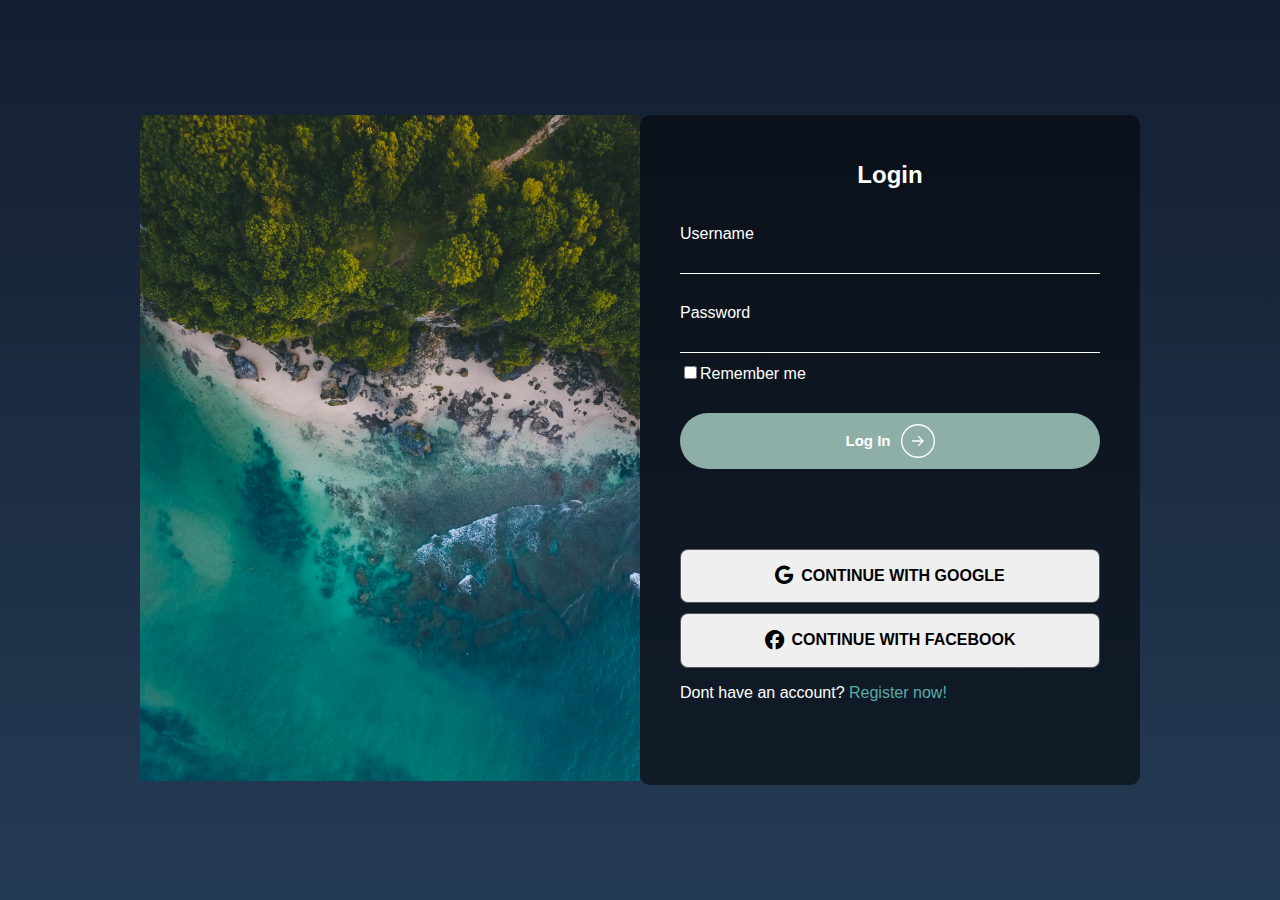
<file: index.html>
<!DOCTYPE html>
<html lang="en">
    <head>
        <meta charset="UTF-8" />
        <meta http-equiv="X-UA-Compatible" content="IE=edge" />
        <meta name="viewport" content="width=device-width, initial-scale=1.0" />
        <title>Login Page</title>
        <link rel="stylesheet" href="style.css" />
        <link rel="stylesheet" href="https://cdnjs.cloudflare.com/ajax/libs/font-awesome/6.3.0/css/all.min.css" />
    </head>
    <body>
        <section class="page">
            <div class="container">
                <div class="img">
                    <img src="sea.jpg" alt="" width="500px" />
                </div>
                <div class="wrapper">
                    <div class="left">
                        <div class="login">
                            <div class="btn">
                                <h2>Login</h2>
                            </div>
                            <form>
                                <div class="user-box">
                                    <input type="text" name="" required="" />
                                    <label>Username</label>
                                </div>
                                <div class="user-box">
                                    <input type="password" name="" required="" />
                                    <label>Password</label>
                                </div>
                            </form>
                            <div class="cbox">
                                <p><input type="checkbox" />Remember me</p>
                            </div>
                            <div class="submt">
                                <button>
                                    <span>Log In</span>
                                    <svg width="34" height="34" viewBox="0 0 74 74" fill="none" xmlns="http://www.w3.org/2000/svg">
                                        <circle cx="37" cy="37" r="35.5" stroke="white" stroke-width="3"></circle>
                                        <path
                                            d="M25 35.5C24.1716 35.5 23.5 36.1716 23.5 37C23.5 37.8284 24.1716 38.5 25 38.5V35.5ZM49.0607 38.0607C49.6464 37.4749 49.6464 36.5251 49.0607 35.9393L39.5147 26.3934C38.9289 25.8076 37.9792 25.8076 37.3934 26.3934C36.8076 26.9792 36.8076 27.9289 37.3934 28.5147L45.8787 37L37.3934 45.4853C36.8076 46.0711 36.8076 47.0208 37.3934 47.6066C37.9792 48.1924 38.9289 48.1924 39.5147 47.6066L49.0607 38.0607ZM25 38.5L48 38.5V35.5L25 35.5V38.5Z"
                                            fill="white"></path>
                                    </svg>
                                </button>
                            </div>

                            <div class="google">
                                <button class="button">
                                    <i class="fa-brands fa-google"></i>
                                    <h4>Continue with Google</h4>
                                </button>
                                <button class="button">
                                    <i class="fa-brands fa-facebook"></i>
                                    <h4>Continue with Facebook</h4>
                                </button>
                            </div>
                            <div class="logreg">
                                <p>Dont have an account? <a href="#" class="link-regist"> Register now!</a></p>
                            </div>
                        </div>
                    </div>
                    <div class="right">
                        <div class="login">
                            <div class="btn">
                                <h2>Sign Up</h2>
                            </div>
                            <form>
                                <div class="user-box">
                                    <input type="text" name="" required="" />
                                    <label>Email</label>
                                </div>
                                <div class="user-box">
                                    <input type="text" name="" required="" />
                                    <label>Username</label>
                                </div>
                                <div class="user-box">
                                    <input type="password" name="" required="" />
                                    <label>Password</label>
                                </div>
                            </form>
                            <div class="cbox">
                                <p><input type="checkbox" />I agree to terms & condition</p>
                            </div>
                            <div class="submt">
                                <button>
                                    <span>Register</span>
                                    <svg width="34" height="34" viewBox="0 0 74 74" fill="none" xmlns="http://www.w3.org/2000/svg">
                                        <circle cx="37" cy="37" r="35.5" stroke="white" stroke-width="3"></circle>
                                        <path
                                            d="M25 35.5C24.1716 35.5 23.5 36.1716 23.5 37C23.5 37.8284 24.1716 38.5 25 38.5V35.5ZM49.0607 38.0607C49.6464 37.4749 49.6464 36.5251 49.0607 35.9393L39.5147 26.3934C38.9289 25.8076 37.9792 25.8076 37.3934 26.3934C36.8076 26.9792 36.8076 27.9289 37.3934 28.5147L45.8787 37L37.3934 45.4853C36.8076 46.0711 36.8076 47.0208 37.3934 47.6066C37.9792 48.1924 38.9289 48.1924 39.5147 47.6066L49.0607 38.0607ZM25 38.5L48 38.5V35.5L25 35.5V38.5Z"
                                            fill="white"></path>
                                    </svg>
                                </button>
                            </div>

                            <div class="google">
                                <button class="button">
                                    <i class="fa-brands fa-google"></i>
                                    <h4>Continue with Google</h4>
                                </button>
                                <button class="button">
                                    <i class="fa-brands fa-facebook"></i>
                                    <h4>Continue with Facebook</h4>
                                </button>
                            </div>
                            <div class="reglog">
                                <p>Already have an account? <a href="#" class="link-login"> Login</a></p>
                            </div>
                        </div>
                    </div>
                </div>
            </div>
        </section>
        <script src="index.js"></script>
    </body>
</html>
</file>
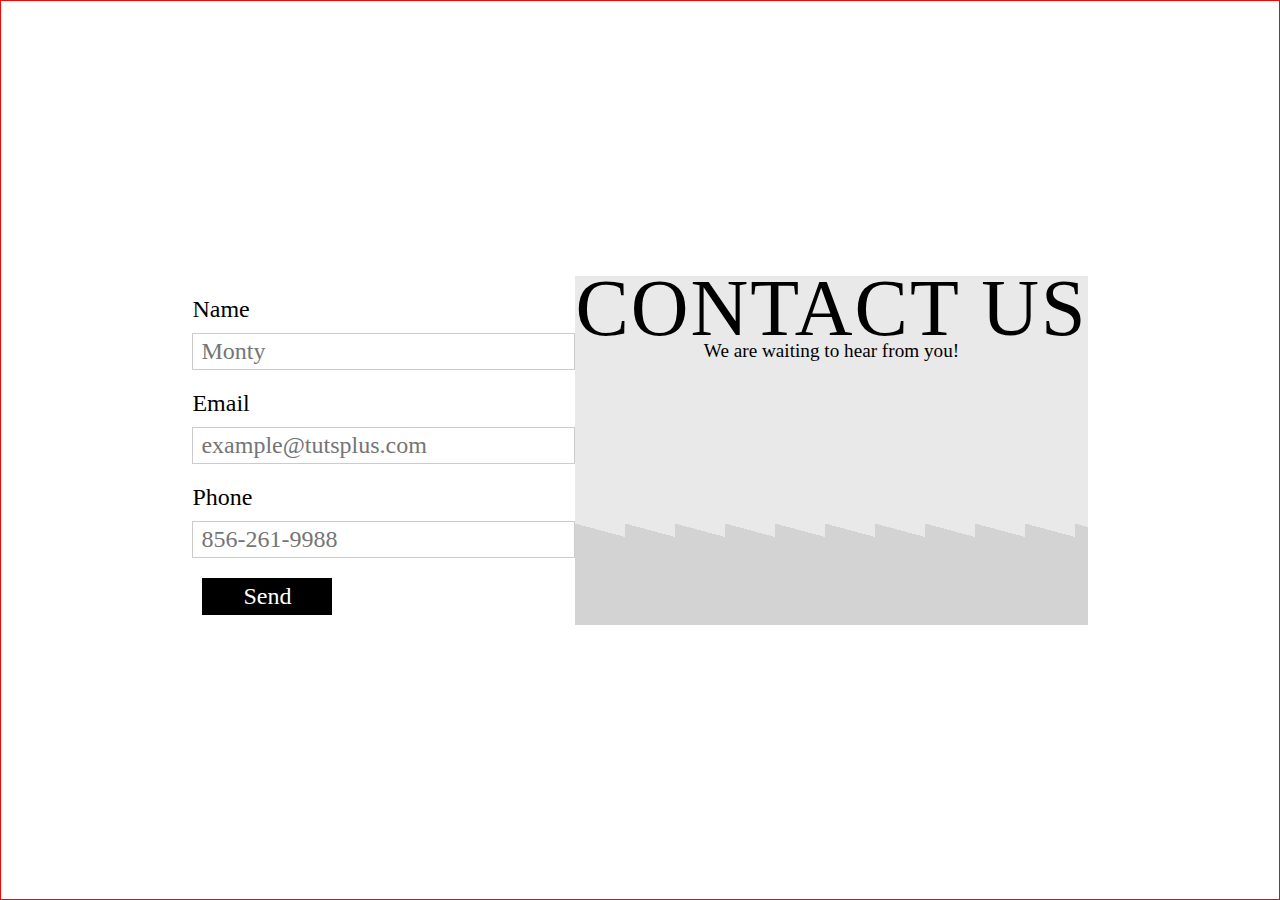
<file: tugas5/index.html>
<!DOCTYPE html>
<html lang="en">
    <head>
        <meta charset="UTF-8" />
        <meta http-equiv="X-UA-Compatible" content="IE=edge" />
        <meta name="viewport" content="width=device-width, initial-scale=1.0" />
        <title>Document</title>
        <link rel="stylesheet" href="style.css" />
    </head>
    <body>
        <div class="container">
            <div class="wrapper">
                <div id="contact_form">
                    <form name="contact" action="">
                        <fieldset>
                            <div class="input-box">
                                <label for="name" id="name_label">Name</label>
                                <input type="text" name="name" id="name" minlength="3" placeholder="Monty" class="text-input" required />
                            </div>

                            <div class="input-box">
                                <label for="email" id="email_label">Email</label>
                                <input type="email" name="email" id="email" placeholder="example@tutsplus.com" class="text-input" />
                            </div>

                            <div class="input-box">
                                <label for="phone" id="phone_label">Phone</label>
                                <input type="tel" name="phone" id="phone" class="text-input" placeholder="856-261-9988" />
                            </div>

                            <input type="submit" name="submit" class="button" id="submit_btn" value="Send" />
                        </fieldset>
                    </form>
                    <div class="greetings">
                        <h1>Contact US</h1>
                        <p>We are waiting to hear from you!</p>
                    </div>
                </div>
            </div>
        </div>
        <script href="index.js"></script>
    </body>
</html>
</file>
<file: style.css>
body {
    margin: 0;
    padding: 0;
    font-family: sans-serif;
    background: linear-gradient(#141e30, #243b55);
}
.page {
    height: 100vh;
    display: flex;
    justify-content: center;
    align-items: center;
    box-shadow: 15px 15px 25px rgba(0, 0, 0, 0.6);
}
.container {
    position: relative;
    display: flex;
    flex-direction: row;
    justify-content: center;
    overflow: hidden;
    width: 1000px;
}

.container .img {
    z-index: 1;
}
.wrapper {
    display: flex;
    width: 500px;
    height: 670px;
    /* border: 1px solid yellow; */
    padding: 40px;
    background: rgba(0, 0, 0, 0.5);
    box-sizing: border-box;
    /* box-shadow: 0 15px 25px rgba(0, 0, 0, 0.6); */
    border-radius: 10px;
}
.wrapper .left {
    transition: all 0.3s ease-in-out;
    transform: translateX(0px);
}
.wrapper.active .left {
    transition: all 0.3s ease-in-out;
    transform: translateX(-500px);
}

.left {
    width: 500px;
    /* border: 1px solid red; */
}
.right {
    width: 455px;
    /* border: 1px solid red; */
}

.left .login .btn {
    /* border: 1px solid red; */
    height: 40px;
    width: 300px;
    margin: auto;
    background-color: #3c8a7c00;
    border-radius: 50px;
    display: flex;
    justify-content: space-around;
    align-items: center;
    color: white;
}
.left .login .btn button {
    background-color: transparent;
    border: none;
}

.left .login form {
    margin-top: 20px;
}
.left .login .user-box {
    position: relative;
}

.left .login .user-box input {
    width: 100%;
    padding: 10px 0;
    font-size: 16px;
    color: #fff;
    margin-bottom: 20px;
    border: none;
    border-bottom: 1px solid #fff;
    outline: none;
    background: transparent;
    /* border: 1px solid red; */
}

.left .login .user-box label {
    position: absolute;
    top: 0;
    left: 0;
    padding: 10px 0;
    font-size: 16px;
    color: #fff;
    pointer-events: none;
    transition: 0.5s;
}

.left .login form input {
    font-size: 20px;
    color: white;
    border: none;
    transition: all 0.3s;
    position: relative;
    display: inline-block;
    /* color: #03e9f4; */
    font-size: 16px;
    text-decoration: none;
    overflow: hidden;
    transition: 0.5s;
    margin-top: 20px;
}

.left .login a:hover {
    /* background: #03e9f4; */
    color: #004a56;
    border-radius: 5px;
}

.left .login a span {
    position: absolute;
    display: block;
}

.left .login .submt {
    width: 100%;
    display: flex;
    align-items: center;
    justify-content: center;
    margin-top: 40px;
    color: white;
    /* border: 1px solid red; */
}

.left .login .submt span {
    color: white;
}
.left .login .submt svg {
    color: white;
}

.left .submt button {
    width: 100%;
    cursor: pointer;
    font-weight: 700;
    font-family: Helvetica, 'sans-serif';
    transition: all 0.2s;
    padding: 10px 20px;
    border-radius: 100px;
    background: #8eafa8;
    border: 1px solid transparent;
    display: flex;
    align-items: center;
    justify-content: center;
    font-size: 15px;
}

.left .submt button:hover {
    background: #004957;
}

.left .submt button > svg {
    width: 34px;
    margin-left: 10px;
    transition: transform 0.3s ease-in-out;
}

.left .submt button:hover svg {
    transform: translateX(5px);
}

.left .submt button:active {
    transform: scale(0.95);
}

.left .cbox {
    display: flex;
    align-items: center;
    /* border: 1px solid red; */
}
.left .cbox p {
    position: absolute;
    color: white;
}

.left .google {
    margin-top: 80px;
}

.left .google .button {
    margin-bottom: 10px;
    width: 100%;
    display: flex;
    /* padding: 0.875rem 1.75rem; */
    font-size: 1rem;
    line-height: 0.5rem;
    font-weight: 700;
    text-align: center;
    text-transform: uppercase;
    vertical-align: middle;
    align-items: center;
    border-radius: 0.5rem;
    justify-content: center;
    /* background-color: #91871a; */
    border: 1px solid rgba(0, 0, 0, 0.63);
    gap: 0.5rem;
    transition: all 0.6s ease;
}
.left .google i {
    font-size: 1.2rem;
}
.left .button:hover {
    transform: scale(1.02);
}
.left .logreg p {
    color: white;
}
.left .logreg a {
    color: #5caba6;
    text-decoration: none;
}

.right .login .btn {
    height: 40px;
    width: 300px;
    margin: auto;
    background-color: rgba(242, 248, 247, 0);
    border-radius: 50px;
    display: flex;
    justify-content: space-around;
    align-items: center;
    color: white;
}
.right .login .btn button {
    background-color: transparent;
    border: none;
}

.right .login form {
    margin-top: 20px;
}
.right .login .user-box {
    position: relative;
}

.right .login .user-box input {
    width: 100%;
    padding: 10px 0;
    font-size: 16px;
    color: #fff;
    margin-bottom: 20px;
    border: none;
    border-bottom: 1px solid #fff;
    outline: none;
    background: transparent;
    /* border: 1px solid red; */
}

.right .login .user-box label {
    position: absolute;
    top: 0;
    left: 0;
    padding: 10px 0;
    font-size: 16px;
    color: #fff;
    pointer-events: none;
    transition: 0.5s;
}

.right .login form input {
    font-size: 20px;
    color: white;
    border: none;
    transition: all 0.3s;
    position: relative;
    display: inline-block;
    /* color: #03e9f4; */
    font-size: 16px;
    text-decoration: none;
    overflow: hidden;
    transition: 0.5s;
    margin-top: 20px;
}

.right .login a:hover {
    /* background: #03e9f4; */
    color: #004957;
    border-radius: 5px;
}

.right .login a span {
    position: absolute;
    display: block;
}

.right .login .submt {
    /* width: 500px; */
    display: flex;
    align-items: center;
    justify-content: center;
    margin-top: 40px;
    color: white;
    /* border: 1px solid red; */
}

.right .login .submt span {
    color: white;
}
.right .login .submt svg {
    color: white;
}

.right .submt button {
    width: 500px;
    cursor: pointer;
    font-weight: 700;
    font-family: Helvetica, 'sans-serif';
    transition: all 0.2s;
    padding: 10px 20px;
    border-radius: 100px;
    background: #8eafa8;
    border: 1px solid transparent;
    display: flex;
    align-items: center;
    justify-content: center;
    font-size: 15px;
}

.right .submt button:hover {
    background: #004957;
}

.right .submt button > svg {
    width: 34px;
    margin-left: 10px;
    transition: transform 0.3s ease-in-out;
}

.right .submt button:hover svg {
    transform: translateX(5px);
}

.right .submt button:active {
    transform: scale(0.95);
}

.right .cbox {
    display: flex;
    align-items: center;
    /* border: 1px solid red; */
}
.right .cbox p {
    position: absolute;
    color: white;
}

.right .google {
    margin-top: 25px;
}

.right .google .button {
    margin-bottom: 10px;
    width: 100%;
    display: flex;
    /* padding: 0.875rem 1.75rem; */
    font-size: 0.9rem;
    line-height: 0.5rem;
    font-weight: 700;
    text-align: center;
    text-transform: uppercase;
    vertical-align: middle;
    align-items: center;
    border-radius: 0.5rem;
    justify-content: center;
    /* background-color: #91871a; */
    border: 1px solid rgba(0, 0, 0, 0.63);
    gap: 0.5rem;
    transition: all 0.6s ease;
}
.right .google i {
    font-size: 1.2rem;
}
.right .button:hover {
    transform: scale(1.02);
}
.right .reglog p {
    color: white;
}
.right .reglog a {
    color: #5caba6;
    text-decoration: none;
}
.right {
    position: absolute;
    transform: translateX(500px);
    /* border: 1px solid red; */
    /* display: none; */
}
.wrapper .right {
    transition: all 0.3s ease-in-out;
    transform: translateX(500px);
}
.wrapper.active .right {
    transition: all 0.3s ease-in-out;
    transform: translateX(-20px);
}
</file>
<file: tugas5/style.css>
* {
    box-sizing: border-box;
    margin: 0;
    padding: 0;
    border: 0;
    font-size: 100%;
    font: inherit;
    vertical-align: baseline;
}
body {
    font-family: 'Roboto Slab';
    font-size: 1.5rem;
    font-weight: 300;
}
.container {
    width: 100vw;
    height: 100vh;
    /* height: 100vh; */
    border: 1px solid red;
    /* display: flex; */
}
.wrapper {
    /* border: 1px solid blue; */
    width: 100%;
    height: 100%;
    display: flex;
    align-items: center;
    justify-content: center;
}
div#contact_form {
    display: flex;
    flex-direction: row;
}
div.input-box {
    display: flex;
    margin: 10px 0;
    flex-wrap: wrap;
}
div.input-box label {
    display: inline-block;
    margin: 10px 10px 10px 0;
    width: 20%;
}
div.input-box input {
    font-size: 1.5rem;
    border: 1px solid #ccc;
    padding: 4px 8px;
    flex: 1;
}
input.button {
    font-size: 1.5rem;
    background: black;
    color: white;
    border: 1px solid black;
    margin: 10px;
    padding: 4px 40px;
}
h1 {
    font-size: 5rem;
    text-transform: uppercase;
    font-family: 'Passion One';
    font-weight: 400;
    letter-spacing: 2px;
    line-height: 0.8;
}
div.greetings {
    text-align: center;
    font-size: 1.2rem;
    background-color: #d3d3d3;
    background-image: linear-gradient(15deg, transparent 28%, rgba(255, 255, 255, 0.5) 28%);
    background-size: 50px;
}
div.input-box input.error {
    border: 2px dashed red;
    background: #fee;
}
div.input-box label.error {
    color: red;
    font-size: 1rem;
    text-align: right;
    width: 100%;
    margin: 10px 0;
}
</file>
